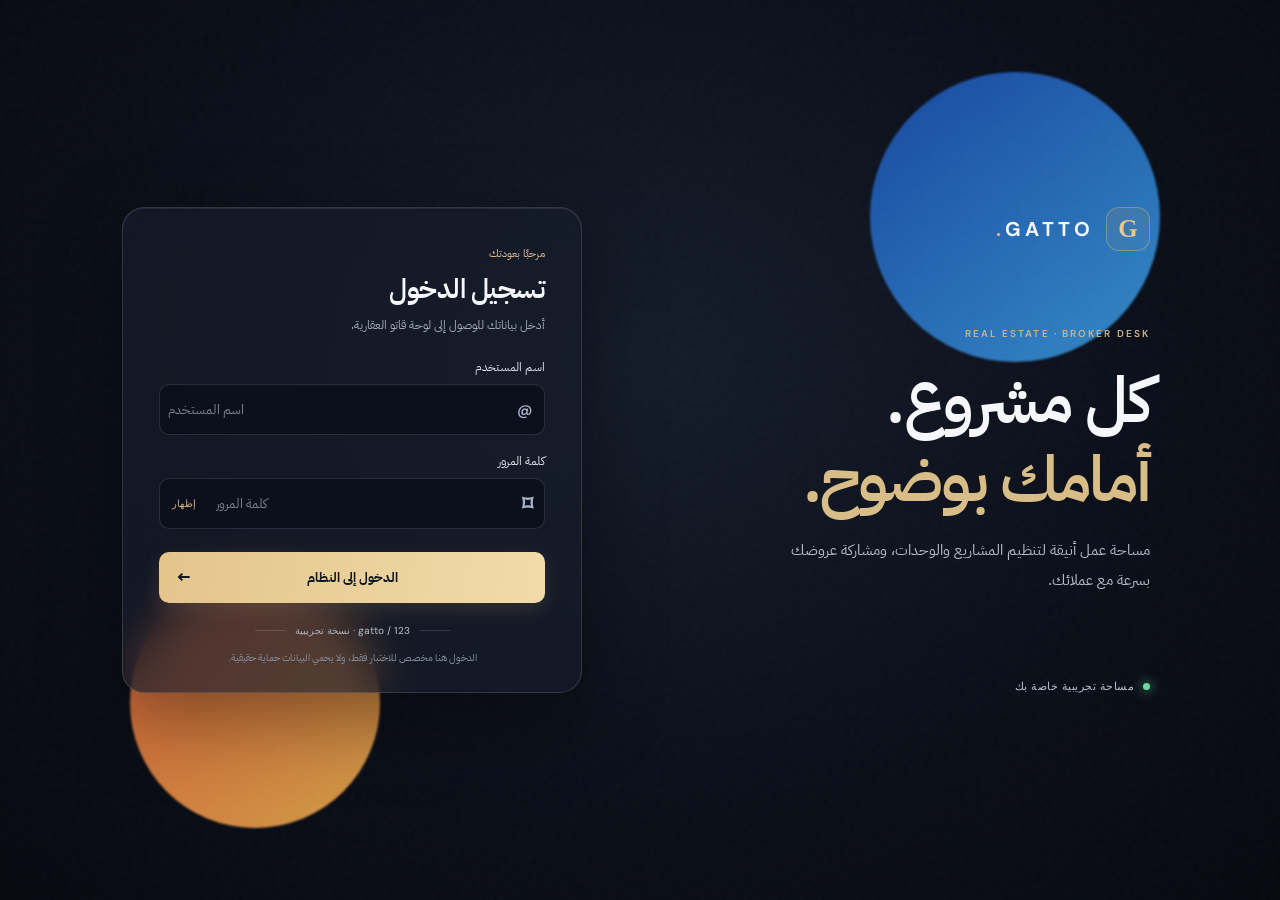
<file: index.html>
<!doctype html>
<html lang="ar" dir="rtl">
<head>
<meta charset="utf-8"><meta name="viewport" content="width=device-width,initial-scale=1"><meta name="theme-color" content="#080b14">
<title>قاتو | تسجيل الدخول</title><link rel="stylesheet" href="login.css">
<script>if(sessionStorage.getItem('dar-demo-auth')==='yes')location.replace('dashboard.html');</script>
</head>
<body>
<div class="ambient ambient-blue"></div><div class="ambient ambient-amber"></div><div class="grain"></div>
<main class="login-layout">
<section class="brand-panel"><div class="wordmark"><span class="mark-icon">G</span><span>GATTO<span class="wordmark-dot">.</span></span></div><div class="brand-copy"><span class="overline">REAL ESTATE · BROKER DESK</span><h1>كل مشروع.<br><em>أمامك بوضوح.</em></h1><p>مساحة عمل أنيقة لتنظيم المشاريع والوحدات، ومشاركة عروضك بسرعة مع عملائك.</p></div><div class="brand-foot"><span class="status-dot"></span> مساحة تجريبية خاصة بك</div></section>
<section class="login-stage"><form class="login-card" id="loginForm" novalidate><div class="card-kicker">مرحبًا بعودتك</div><h2>تسجيل الدخول</h2><p class="card-intro">أدخل بياناتك للوصول إلى لوحة قاتو العقارية.</p><div class="form-field"><label for="username">اسم المستخدم</label><div class="input-wrap"><span class="field-icon">@</span><input id="username" name="username" type="text" placeholder="اسم المستخدم" autocomplete="username" dir="ltr" required></div></div><div class="form-field"><label for="password">كلمة المرور</label><div class="input-wrap"><span class="field-icon lock-icon">⌑</span><input id="password" name="password" type="password" placeholder="كلمة المرور" autocomplete="current-password" dir="ltr" required><button class="show-pass" id="showPassword" type="button" aria-label="إظهار كلمة المرور">إظهار</button></div></div><div id="loginError" class="error-message" role="alert">بيانات الدخول غير صحيحة. حاول مرة أخرى.</div><button class="login-submit" type="submit"><span>الدخول إلى النظام</span><span class="submit-arrow">←</span></button><div class="demo-note"><span class="note-line"></span><span>نسخة تجريبية · gatto / 123</span><span class="note-line"></span></div><p class="security-note">الدخول هنا مخصص للاختبار فقط، ولا يحمي البيانات حماية حقيقية.</p></form></section>
</main>
<script src="login.js"></script>
</body>
</html>
</file>
<file: login.css>
@import url('https://fonts.googleapis.com/css2?family=DM+Sans:wght@400;500;600;700&family=IBM+Plex+Sans+Arabic:wght@400;500;600;700&display=swap');
html{background:#080b14}
:root{--night:#080b14;--ink:#f6f7fb;--muted:#a3a9b8;--blue:#3978e8;--amber:#e99d54;--glass:rgba(23,29,44,.68);--line:rgba(255,255,255,.13)}
*{box-sizing:border-box}html,body{min-height:100%;margin:0}body{min-height:100vh;background:radial-gradient(ellipse at 50% 40%,#151c2a 0,#0b0f19 55%,#070910 100%);color:var(--ink);font-family:'IBM Plex Sans Arabic','DM Sans',Tahoma,Arial,sans-serif;overflow-x:hidden}.ambient{position:fixed;border-radius:50%;filter:blur(1px);pointer-events:none}.ambient-blue{width:290px;height:290px;right:calc(50% - 520px);top:8%;background:linear-gradient(140deg,#1b54be,#3da6ed);opacity:.82}.ambient-amber{width:250px;height:250px;left:calc(50% - 510px);bottom:8%;background:linear-gradient(140deg,#ec6738,#eeb14f);opacity:.88}.grain{position:fixed;inset:0;pointer-events:none;opacity:.12;background-image:url("data:image/svg+xml,%3Csvg viewBox='0 0 180 180' xmlns='http://www.w3.org/2000/svg'%3E%3Cfilter id='n'%3E%3CfeTurbulence type='fractalNoise' baseFrequency='.9' numOctaves='3' stitchTiles='stitch'/%3E%3C/filter%3E%3Crect width='100%25' height='100%25' filter='url(%23n)' opacity='.22'/%3E%3C/svg%3E")}.login-layout{position:relative;z-index:1;min-height:100vh;width:min(1120px,100%);margin:auto;padding:46px 42px;display:grid;grid-template-columns:1fr 460px;align-items:center;gap:80px}.brand-panel{min-height:510px;display:flex;flex-direction:column;justify-content:space-between;padding:12px 8px}.wordmark{display:flex;align-items:center;gap:12px;font-family:'DM Sans',sans-serif;font-size:20px;font-weight:700;letter-spacing:4px}.mark-icon{width:44px;height:44px;display:grid;place-items:center;border-radius:13px;border:1px solid #d5b77c70;background:linear-gradient(145deg,#b692562d,#fff0ce08);color:#e7c88e;font-family:Georgia,serif;font-size:25px;letter-spacing:0}.wordmark-dot{color:#ddb875}.brand-copy{max-width:460px}.overline{color:#c8b58c;letter-spacing:2.1px;font:600 10px 'DM Sans',sans-serif}.brand-copy h1{font-size:clamp(40px,5vw,64px);line-height:1.22;letter-spacing:-1.8px;margin:18px 0 16px;font-weight:600}.brand-copy h1 em{font-style:normal;color:#d8bd88}.brand-copy p{max-width:390px;color:#b6bdca;font-size:15px;line-height:2}.brand-foot{font:500 11px 'DM Sans',sans-serif;letter-spacing:.5px;color:#b8c0ce;display:flex;align-items:center;gap:9px}.status-dot{width:7px;height:7px;border-radius:50%;background:#70d4a3;box-shadow:0 0 12px #70d4a3}.login-stage{display:flex;justify-content:center}.login-card{width:100%;padding:37px 36px 27px;background:var(--glass);border:1px solid var(--line);border-radius:22px;backdrop-filter:blur(22px);-webkit-backdrop-filter:blur(22px);box-shadow:0 25px 80px #0006,inset 0 1px #ffffff12}.card-kicker{font-size:11px;color:#d7bd8e;margin-bottom:7px}.login-card h2{font-size:27px;margin:0;font-weight:600;letter-spacing:-.5px}.card-intro{margin:7px 0 24px;color:var(--muted);font-size:12px}.form-field{margin-top:17px}.form-field label{display:block;font-size:12px;color:#e1e4ec;margin-bottom:8px}.input-wrap{height:51px;display:flex;align-items:center;border:1px solid #ffffff20;border-radius:10px;background:#090d17a8;transition:.2s}.input-wrap:focus-within{border-color:#6ca5fc;box-shadow:0 0 0 3px #3978e828}.field-icon{width:43px;text-align:center;color:#aab5c9;font:600 15px 'DM Sans',sans-serif}.lock-icon{font-size:21px}.input-wrap input{width:100%;height:100%;border:0;outline:0;background:transparent;color:white;font:400 13px 'DM Sans','IBM Plex Sans Arabic',sans-serif;padding:0 8px}.input-wrap input::placeholder{color:#7d8494}.show-pass{border:0;background:none;color:#cfb47d;padding:9px 12px;font-size:10px;white-space:nowrap}.login-submit{width:100%;height:51px;margin-top:23px;border:0;border-radius:10px;color:#111722;background:linear-gradient(100deg,#e3c58c,#f2dba9);font-family:inherit;font-size:13px;font-weight:700;display:flex;align-items:center;justify-content:center;position:relative;cursor:pointer;box-shadow:0 7px 20px #c9a66b2a;transition:transform .2s,filter .2s}.login-submit:hover{filter:brightness(1.06);transform:translateY(-1px)}.submit-arrow{position:absolute;left:17px;font-size:17px}.error-message{display:none;color:#ffaaa1;font-size:11px;margin-top:10px}.demo-note{display:flex;align-items:center;justify-content:center;gap:10px;margin-top:21px;color:#a9afbc;font:500 10px 'DM Sans',sans-serif;direction:ltr}.note-line{height:1px;width:30px;background:#ffffff24}.security-note{text-align:center;font-size:10px;color:#858d9d;margin:13px 0 0}.login-card:has(.error-message[style*="block"]){border-color:#e17b6d66}@media(max-width:850px){.login-layout{grid-template-columns:1fr 420px;gap:24px;padding:30px 26px}.brand-copy h1{font-size:46px}.ambient-blue{right:4%;top:7%}.ambient-amber{left:4%;bottom:7%}}@media(max-width:680px){.login-layout{display:flex;flex-direction:column;justify-content:center;gap:28px;padding:27px 20px}.brand-panel{min-height:auto;width:min(440px,100%);padding:0}.wordmark{font-size:16px}.mark-icon{width:38px;height:38px}.brand-copy{display:none}.brand-foot{display:none}.login-stage{width:100%}.login-card{padding:30px 24px 23px;border-radius:18px}.login-card h2{font-size:24px}.ambient-blue{width:190px;height:190px;right:-35px;top:4%}.ambient-amber{width:170px;height:170px;left:-42px;bottom:4%}}
</file>
